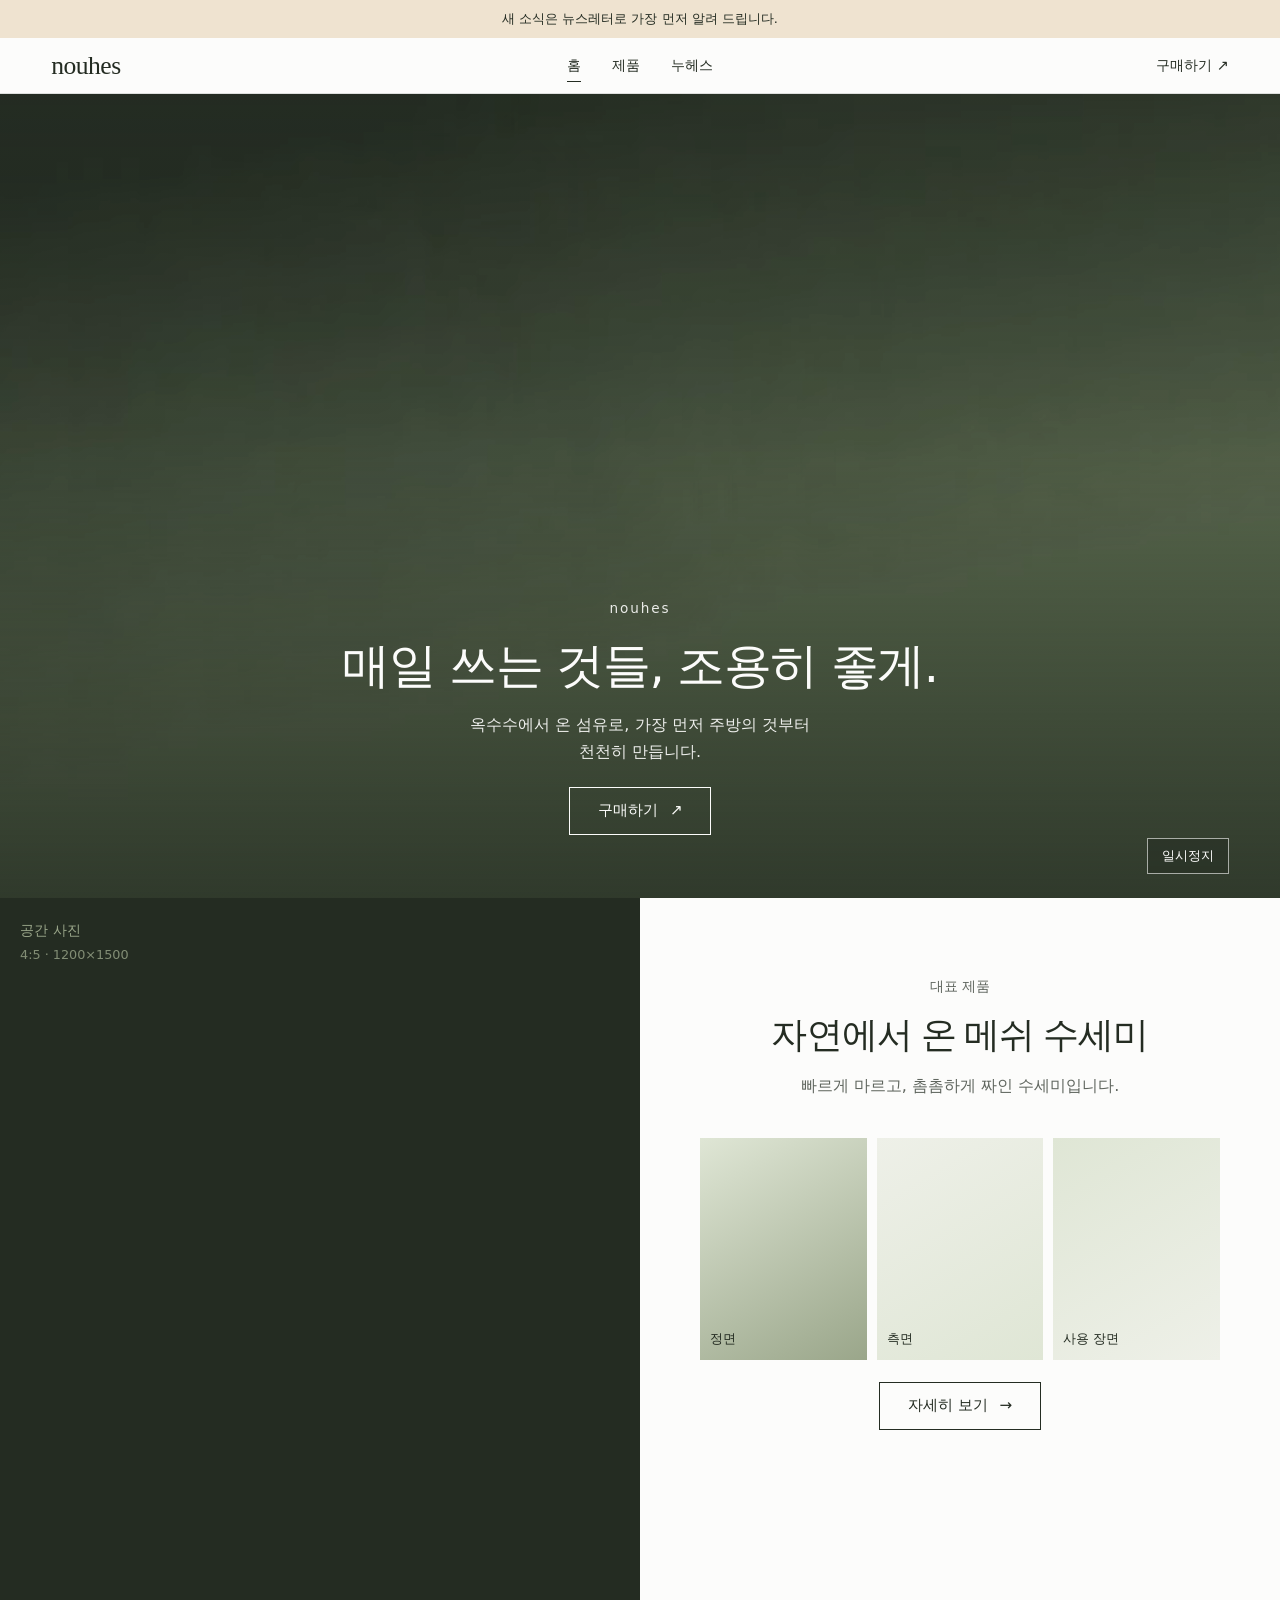
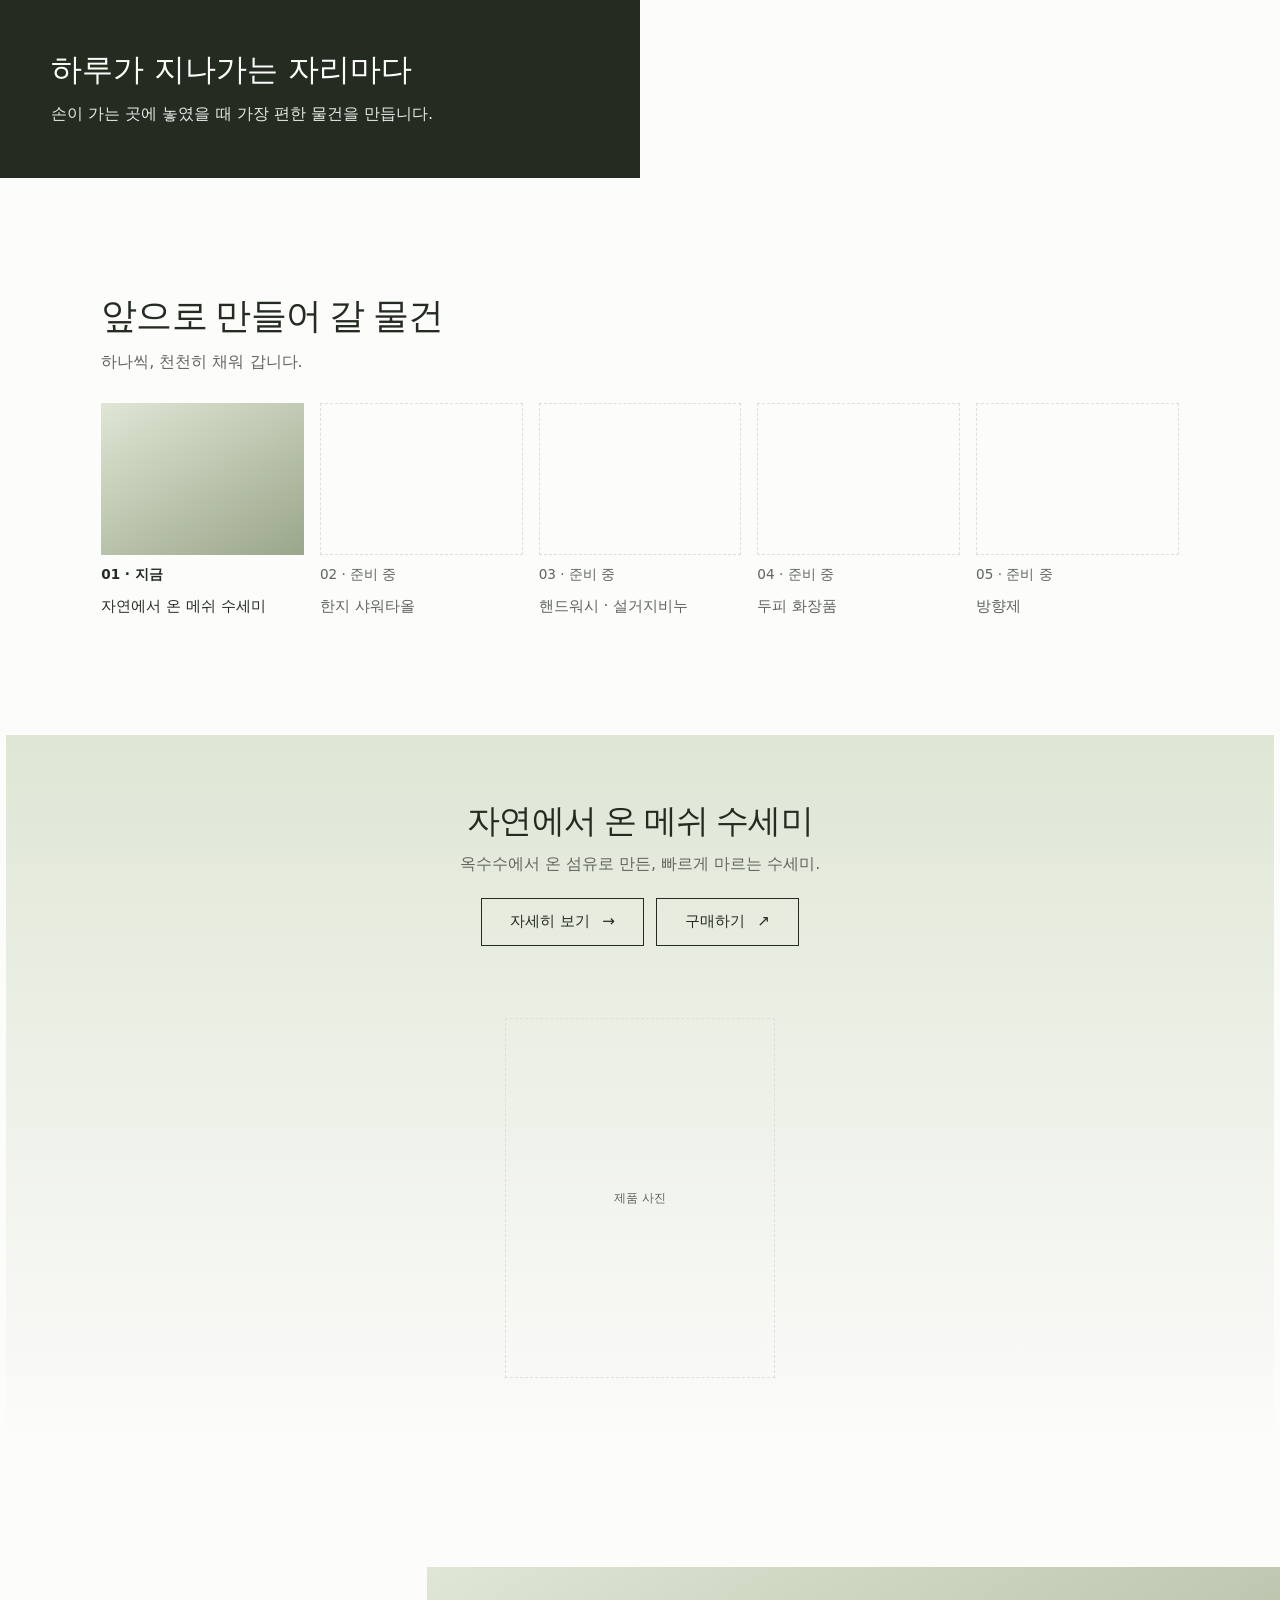
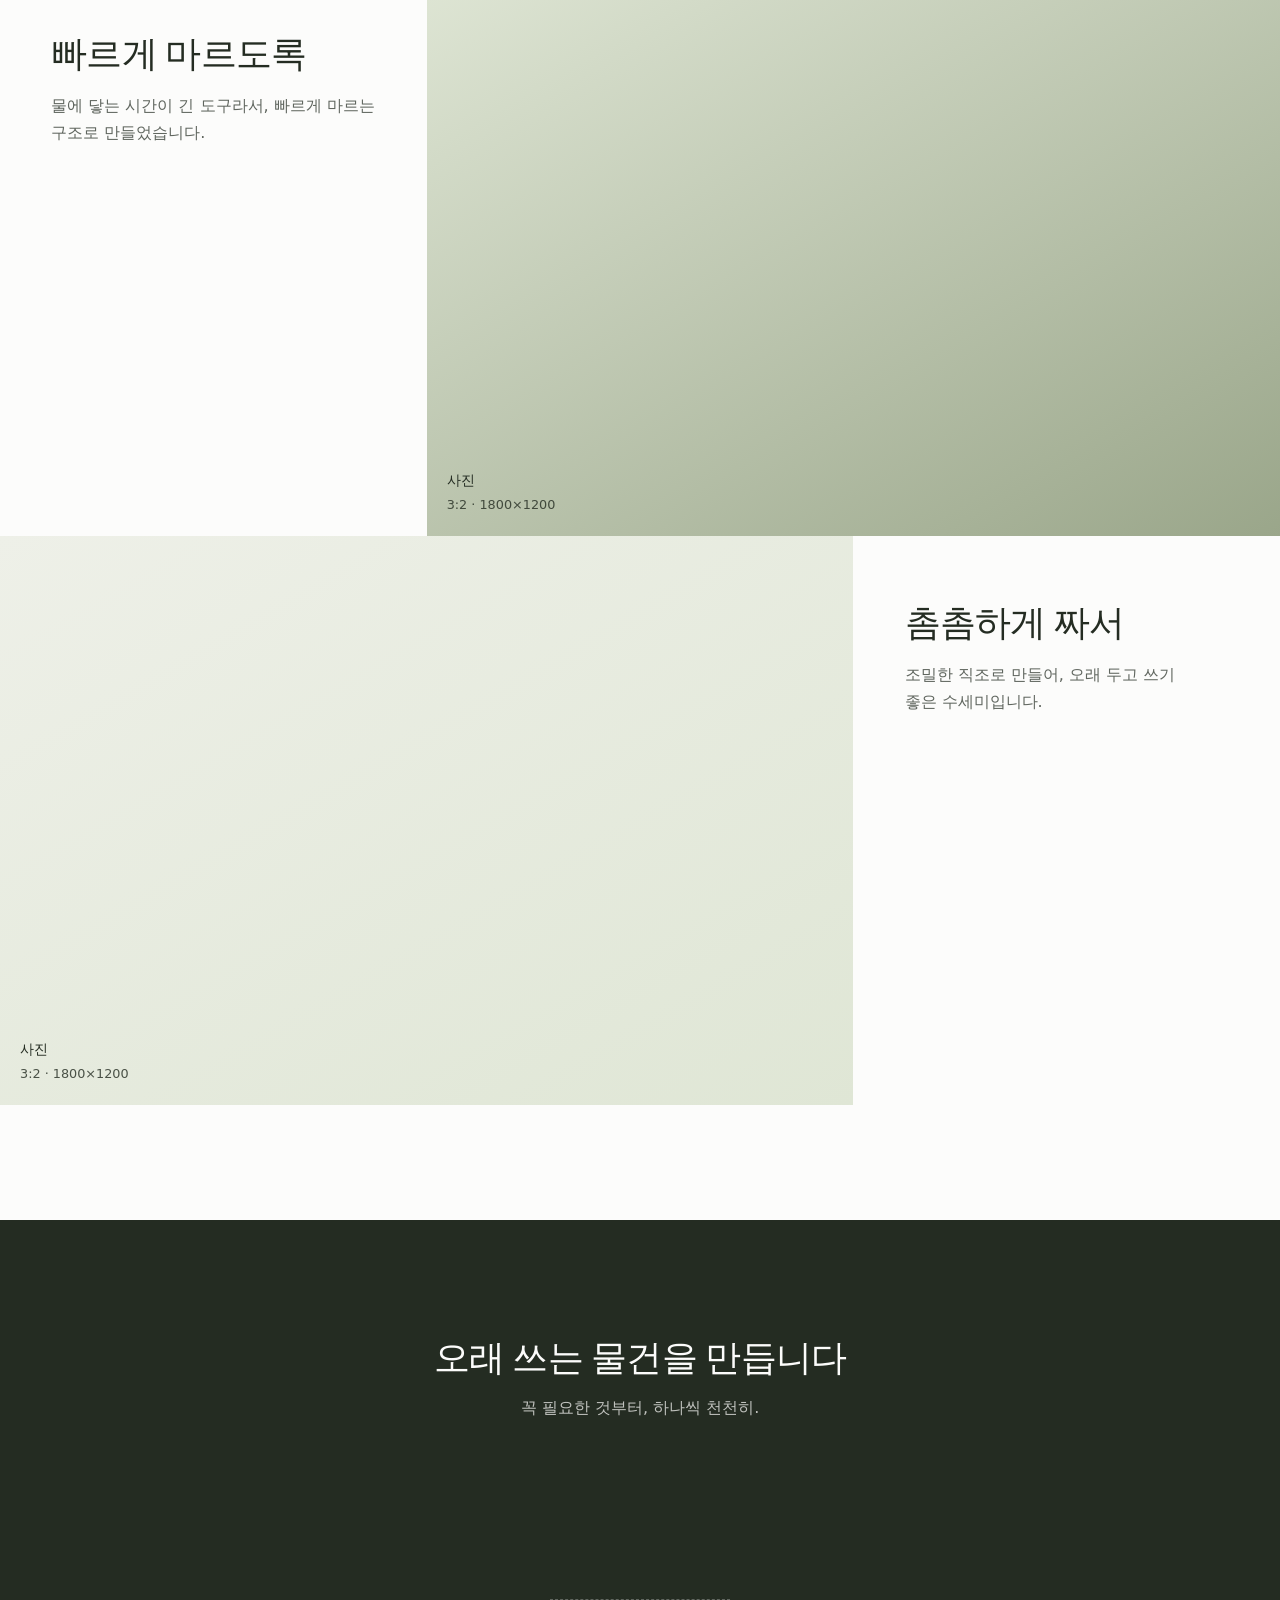
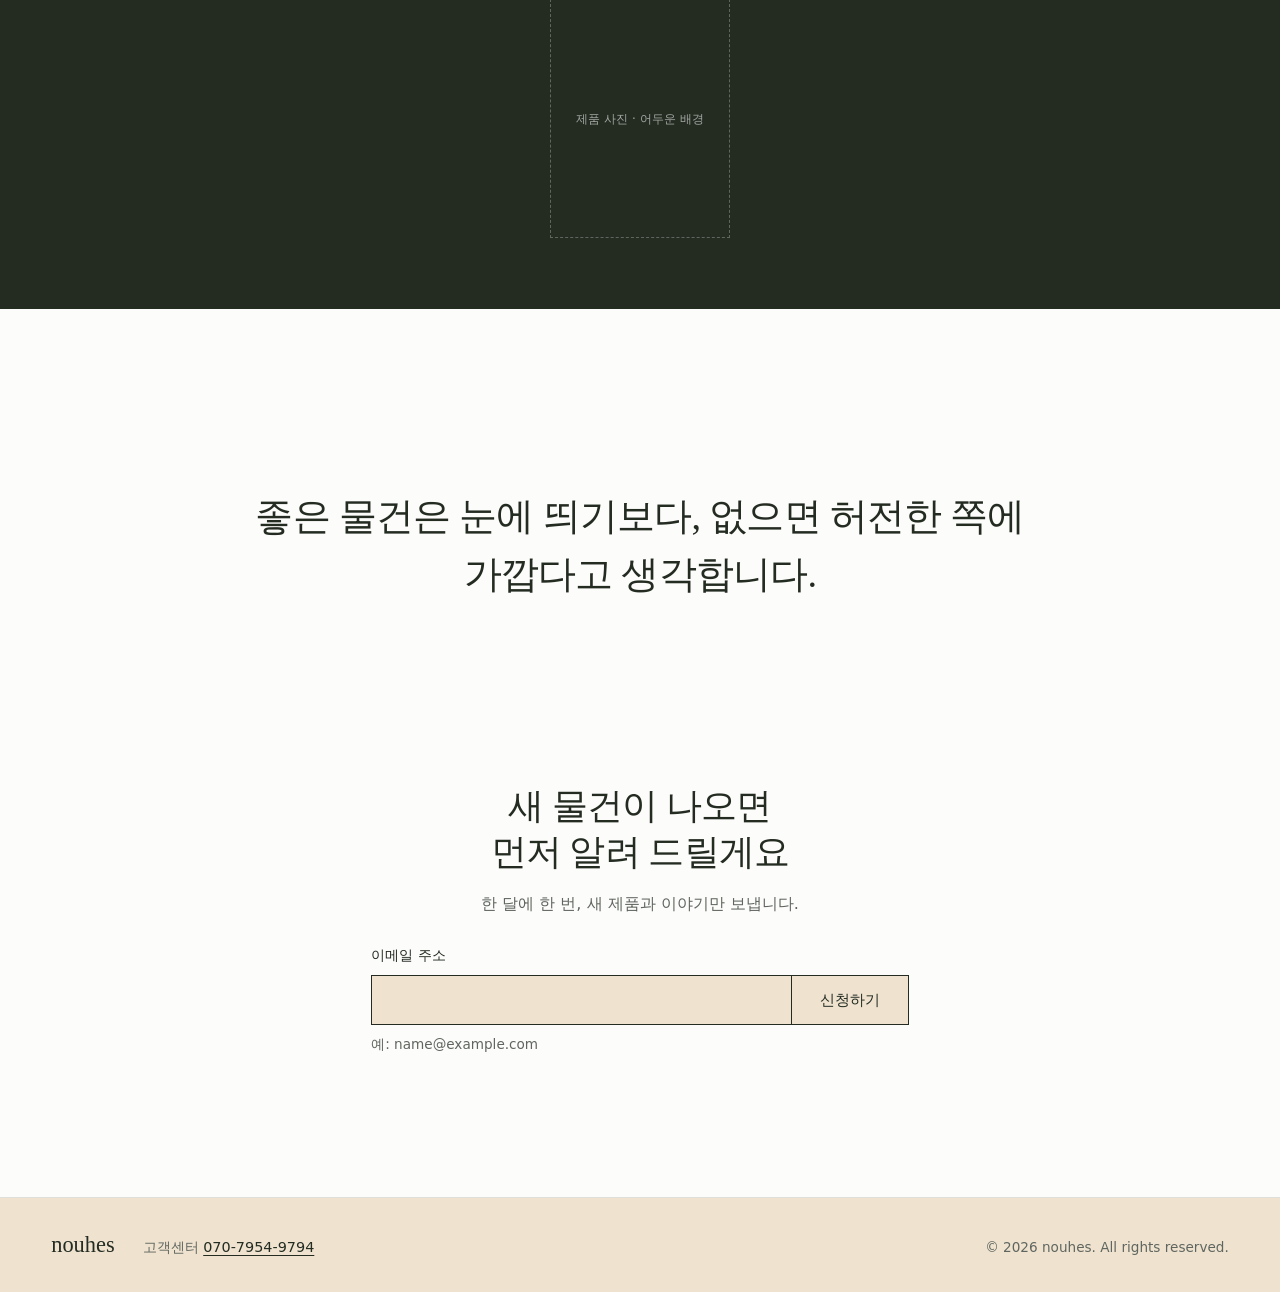
<file: index.html>
<!doctype html>
<html lang="ko">
<head>
  <meta charset="utf-8">
  <meta name="viewport" content="width=device-width, initial-scale=1">
  <title>nouhes | 자연에서 온 메쉬 수세미</title>
  <meta name="description" content="누헤스는 옥수수에서 온 섬유로 메쉬 수세미를 만드는 브랜드입니다.">
  <link rel="icon" href="data:,">
  <link rel="stylesheet" href="style.css">
</head>
<body>

  <p class="notice light-zone">새 소식은 뉴스레터로 가장 먼저 알려 드립니다.</p>

  <header class="nav" id="top">
    <a class="nav__logo" href="index.html" aria-label="nouhes 홈">nouhes</a>
    <nav class="nav__links" aria-label="주요 메뉴">
      <a href="index.html" aria-current="page">홈</a>
      <a href="product.html">제품</a>
      <a href="about.html">누헤스</a>
    </nav>
    <a class="nav__side js-buy" href="index.html#news" target="_self">구매하기<span aria-hidden="true"> ↗</span></a>
  </header>

  <main>
    <!-- 1. HERO: 전체 화면 영상 (assets/hero.mp4 · hero.webm 을 실제 영상으로 교체) -->
    <section class="hero" aria-label="브랜드 소개 영상">
      <video class="hero__video" id="heroVideo" autoplay muted loop playsinline preload="metadata" poster="assets/hero-poster.jpg">
        <source src="assets/hero.webm" type="video/webm">
        <source src="assets/hero.mp4" type="video/mp4">
      </video>
      <div class="hero__shade" aria-hidden="true"></div>
      <div class="hero__copy">
        <p class="hero__label">nouhes</p>
        <h1>매일 쓰는 것들, 조용히 좋게.</h1>
        <p class="hero__sub">옥수수에서 온 섬유로, 가장 먼저 주방의 것부터 천천히 만듭니다.</p>
        <a class="btn btn--light js-buy" href="index.html#news">구매하기<span aria-hidden="true">↗</span></a>
      </div>
      <button class="hero__toggle" id="heroToggle" type="button" aria-label="영상 일시정지">일시정지</button>
    </section>

    <!-- 2. 좌우 반반: 공간 사진 + 대표 제품 한 개 (여러 각도) -->
    <section class="split" id="product">
      <!-- TODO: 공간 사진 (세로 4:5 이상, 1200x1500) -->
      <figure class="split__photo slot" role="img" aria-label="공간 사진 자리">
        <figcaption class="slot__cap">공간 사진<span>4:5 · 1200×1500</span></figcaption>
        <div class="split__over">
          <h2>하루가 지나가는 자리마다</h2>
          <p>손이 가는 곳에 놓였을 때 가장 편한 물건을 만듭니다.</p>
        </div>
      </figure>

      <div class="split__panel light-zone">
        <p class="label">대표 제품</p>
        <h2 class="serif">자연에서 온 메쉬 수세미</h2>
        <p class="split__lead">빠르게 마르고, 촘촘하게 짜인 수세미입니다.</p>

        <!-- TODO: 제품 사진 3장 (정면, 측면, 사용 장면 등 서로 다른 각도, 3:4, 900x1200) -->
        <ul class="angles" aria-label="제품 사진">
          <li class="slot slot--a"><span>정면</span></li>
          <li class="slot slot--b"><span>측면</span></li>
          <li class="slot slot--d"><span>사용 장면</span></li>
        </ul>
        <a class="btn btn--dark" href="product.html">자세히 보기<span aria-hidden="true">→</span></a>
      </div>
    </section>

    <!-- 3. 제품 로드맵: 첫 칸만 판매 중, 나머지는 준비 중 -->
    <section class="roadmap section" id="roadmap">
      <h2 class="serif">앞으로 만들어 갈 물건</h2>
      <p class="roadmap__sub">하나씩, 천천히 채워 갑니다.</p>
      <ol class="steps">
        <li>
          <a class="step step--on" href="product.html">
            <!-- TODO: 수세미 사진 (4:3, 900x675) -->
            <span class="step__img slot slot--a" aria-hidden="true"></span>
            <span class="step__no">01 · 지금</span>
            <span class="step__name">자연에서 온 메쉬 수세미</span>
          </a>
        </li>
        <li><div class="step step--off" aria-disabled="true"><span class="step__img" aria-hidden="true"></span><span class="step__no">02 · 준비 중</span><span class="step__name">한지 샤워타올</span></div></li>
        <li><div class="step step--off" aria-disabled="true"><span class="step__img" aria-hidden="true"></span><span class="step__no">03 · 준비 중</span><span class="step__name">핸드워시 · 설거지비누</span></div></li>
        <li><div class="step step--off" aria-disabled="true"><span class="step__img" aria-hidden="true"></span><span class="step__no">04 · 준비 중</span><span class="step__name">두피 화장품</span></div></li>
        <li><div class="step step--off" aria-disabled="true"><span class="step__img" aria-hidden="true"></span><span class="step__no">05 · 준비 중</span><span class="step__name">방향제</span></div></li>
      </ol>
    </section>

    <!-- 4. 제품 단독 소개: 큰 배경 속 작은 제품 -->
    <section class="tiles" aria-label="제품 소개">
      <!-- TODO: 제품 사진 (배경 위에 제품이 작게, 1600x1000) -->
      <article class="tile tile--1 light-zone">
        <h3 class="serif">자연에서 온 메쉬 수세미</h3>
        <p>옥수수에서 온 섬유로 만든, 빠르게 마르는 수세미.</p>
        <div class="tile__btns">
          <a class="btn btn--dark" href="product.html">자세히 보기<span aria-hidden="true">→</span></a>
          <a class="btn btn--dark js-buy" href="index.html#news">구매하기<span aria-hidden="true">↗</span></a>
        </div>
        <div class="tile__prod"><span>제품 사진</span></div>
      </article>
    </section>

    <!-- 5. 글과 사진이 번갈아 나오는 두 칸 (근거: 빠른 건조, 조밀한 직조) -->
    <!-- TODO(확인 필요): 소재·안전 관련 시험/인증 문구는 정확한 명칭과 성적서를 확인한 뒤 이 자리나 제품 페이지에 넣습니다. -->
    <section class="feature">
      <!-- TODO: 사진 2장 (3:2, 1800x1200) -->
      <div class="feature__row">
        <div class="feature__text">
          <h2 class="serif">빠르게 마르도록</h2>
          <p>물에 닿는 시간이 긴 도구라서, 빠르게 마르는 구조로 만들었습니다.</p>
        </div>
        <figure class="slot slot--wide" role="img" aria-label="사진 자리"><figcaption class="slot__cap">사진<span>3:2 · 1800×1200</span></figcaption></figure>
      </div>
      <div class="feature__row feature__row--flip">
        <div class="feature__text">
          <h2 class="serif">촘촘하게 짜서</h2>
          <p>조밀한 직조로 만들어, 오래 두고 쓰기 좋은 수세미입니다.</p>
        </div>
        <figure class="slot slot--wide slot--b" role="img" aria-label="사진 자리"><figcaption class="slot__cap">사진<span>3:2 · 1800×1200</span></figcaption></figure>
      </div>
    </section>

    <!-- 6. 어두운 전체 폭 모듈 -->
    <section class="dark" id="story">
      <h2 class="serif">오래 쓰는 물건을 만듭니다</h2>
      <p>꼭 필요한 것부터, 하나씩 천천히.</p>
      <div class="dark__prod"><span>제품 사진 · 어두운 배경</span></div>
    </section>

    <!-- 7. 읽을거리: 실제 글이 생길 때까지 숨김 (hidden 속성을 지우면 다시 보입니다) -->
    <section class="reading light-zone" hidden>
      <div class="section">
        <h2 class="serif">읽을거리</h2>
        <ul class="cards">
          <li><a href="#news"><div class="slot slot--a"></div><p class="cards__tag">분류</p><h3>글 제목</h3><p class="cards__meta">5분 읽기</p></a></li>
          <li><a href="#news"><div class="slot slot--d"></div><p class="cards__tag">분류</p><h3>글 제목</h3><p class="cards__meta">5분 읽기</p></a></li>
          <li><a href="#news"><div class="slot slot--c"></div><p class="cards__tag">분류</p><h3>글 제목</h3><p class="cards__meta">5분 읽기</p></a></li>
        </ul>
      </div>
    </section>

    <!-- 8. 한 문장 + 소식 받기 -->
    <section class="quote">
      <p class="serif">좋은 물건은 눈에 띄기보다, 없으면 허전한 쪽에 가깝다고 생각합니다.</p>
    </section>

    <section class="news" id="news">
      <h2 class="serif">새 물건이 나오면 먼저 알려 드릴게요</h2>
      <p class="news__sub">한 달에 한 번, 새 제품과 이야기만 보냅니다.</p>
      <form class="form" novalidate>
        <label for="email">이메일 주소</label>
        <div class="form__row light-zone">
          <input id="email" name="email" type="email" autocomplete="email" inputmode="email" aria-describedby="email-help email-error" required>
          <button class="btn btn--dark" type="submit">신청하기</button>
        </div>
        <p class="form__help" id="email-help">예: name@example.com</p>
        <p class="form__error" id="email-error" role="alert" hidden></p>
        <p class="form__ok" id="email-ok" role="status" hidden>신청이 접수되었습니다. 곧 소식 드릴게요.</p>
      </form>
    </section>
  </main>

  <footer class="footer light-zone">
    <div class="footer__main">
      <p class="footer__logo">nouhes</p>
      <p class="footer__info">고객센터 <a href="tel:07079549794">070-7954-9794</a></p>
      <!-- TODO: 카카오톡 채널 링크, 사업자 정보(상호, 대표자, 사업자등록번호, 통신판매업 신고번호, 주소, 이메일)를 받으면 여기에 추가합니다. -->
    </div>
    <p class="footer__copy">&copy; 2026 nouhes. All rights reserved.</p>
  </footer>

  <script src="main.js"></script>
</body>
</html>
</file>
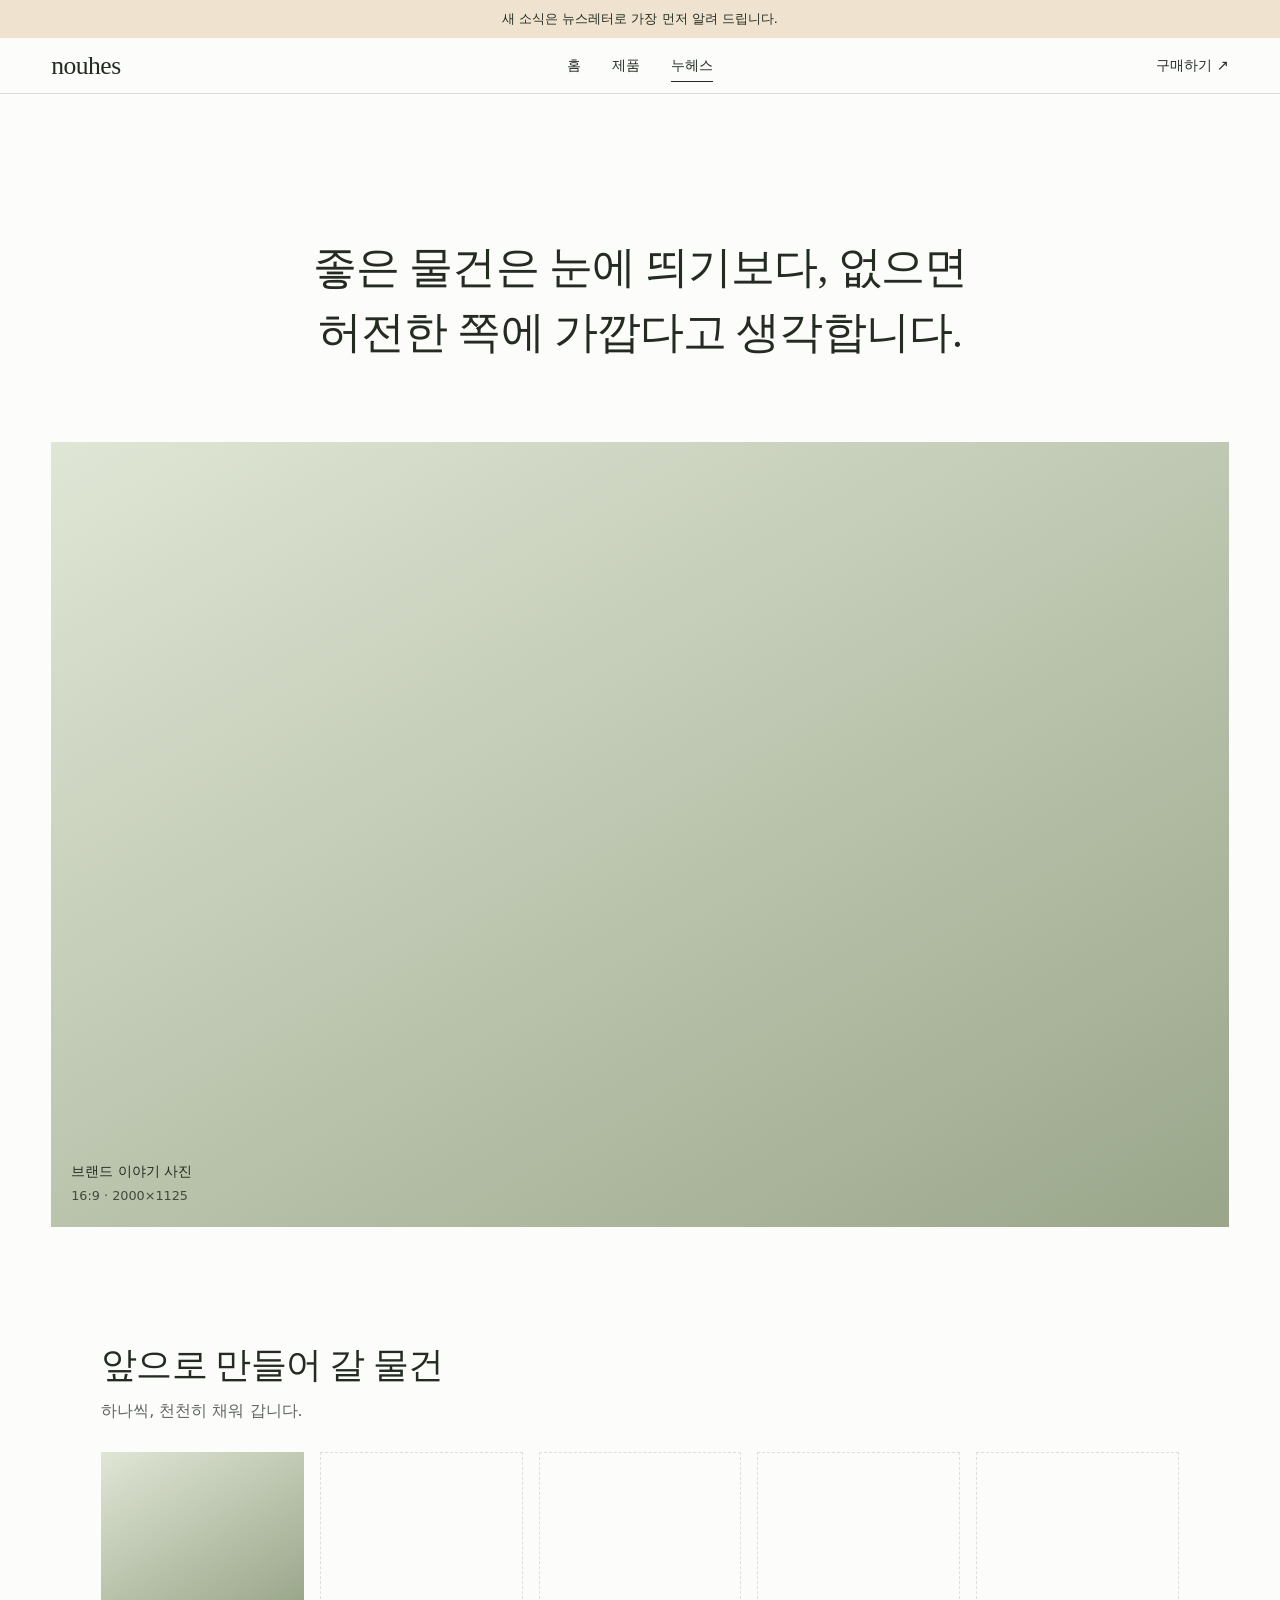
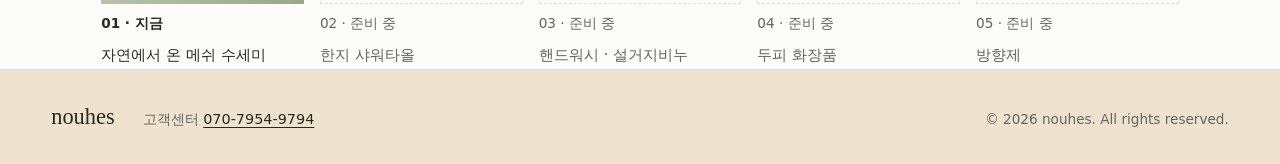
<file: about.html>
<!doctype html>
<html lang="ko">
<head>
  <meta charset="utf-8">
  <meta name="viewport" content="width=device-width, initial-scale=1">
  <title>누헤스 이야기 | nouhes</title>
  <meta name="description" content="누헤스는 매일 쓰는 물건을 하나씩, 천천히 만드는 브랜드입니다.">
  <link rel="icon" href="data:,">
  <link rel="stylesheet" href="style.css">
</head>
<body>

  <p class="notice light-zone">새 소식은 뉴스레터로 가장 먼저 알려 드립니다.</p>

  <header class="nav" id="top">
    <a class="nav__logo" href="index.html" aria-label="nouhes 홈">nouhes</a>
    <nav class="nav__links" aria-label="주요 메뉴">
      <a href="index.html">홈</a>
      <a href="product.html">제품</a>
      <a href="about.html" aria-current="page">누헤스</a>
    </nav>
    <a class="nav__side js-buy" href="index.html#news">구매하기<span aria-hidden="true"> ↗</span></a>
  </header>

  <main>
    <section class="story-hero">
      <h1 class="serif">좋은 물건은 눈에 띄기보다, 없으면 허전한 쪽에 가깝다고 생각합니다.</h1>
    </section>

    <!-- TODO: 브랜드 이야기 사진 (16:9, 2000x1125) -->
    <figure class="slot slot--wide about__photo" role="img" aria-label="브랜드 이야기 사진 자리"><figcaption class="slot__cap">브랜드 이야기 사진<span>16:9 · 2000×1125</span></figcaption></figure>

    <!-- TODO: 브랜드 이야기 본문(만든 계기, 소재를 고른 이유 등)은 확정된 글을 받으면 이 자리에 넣습니다. -->

    <section class="roadmap section">
      <h2 class="serif">앞으로 만들어 갈 물건</h2>
      <p class="roadmap__sub">하나씩, 천천히 채워 갑니다.</p>
      <ol class="steps">
        <li><a class="step step--on" href="product.html"><span class="step__img slot slot--a" aria-hidden="true"></span><span class="step__no">01 · 지금</span><span class="step__name">자연에서 온 메쉬 수세미</span></a></li>
        <li><div class="step step--off" aria-disabled="true"><span class="step__img" aria-hidden="true"></span><span class="step__no">02 · 준비 중</span><span class="step__name">한지 샤워타올</span></div></li>
        <li><div class="step step--off" aria-disabled="true"><span class="step__img" aria-hidden="true"></span><span class="step__no">03 · 준비 중</span><span class="step__name">핸드워시 · 설거지비누</span></div></li>
        <li><div class="step step--off" aria-disabled="true"><span class="step__img" aria-hidden="true"></span><span class="step__no">04 · 준비 중</span><span class="step__name">두피 화장품</span></div></li>
        <li><div class="step step--off" aria-disabled="true"><span class="step__img" aria-hidden="true"></span><span class="step__no">05 · 준비 중</span><span class="step__name">방향제</span></div></li>
      </ol>
    </section>
  </main>

  <footer class="footer light-zone">
    <div class="footer__main">
      <p class="footer__logo">nouhes</p>
      <p class="footer__info">고객센터 <a href="tel:07079549794">070-7954-9794</a></p>
      <!-- TODO: 카카오톡 채널 링크, 사업자 정보를 받으면 추가 -->
    </div>
    <p class="footer__copy">&copy; 2026 nouhes. All rights reserved.</p>
  </footer>

  <script src="main.js"></script>
</body>
</html>
</file>
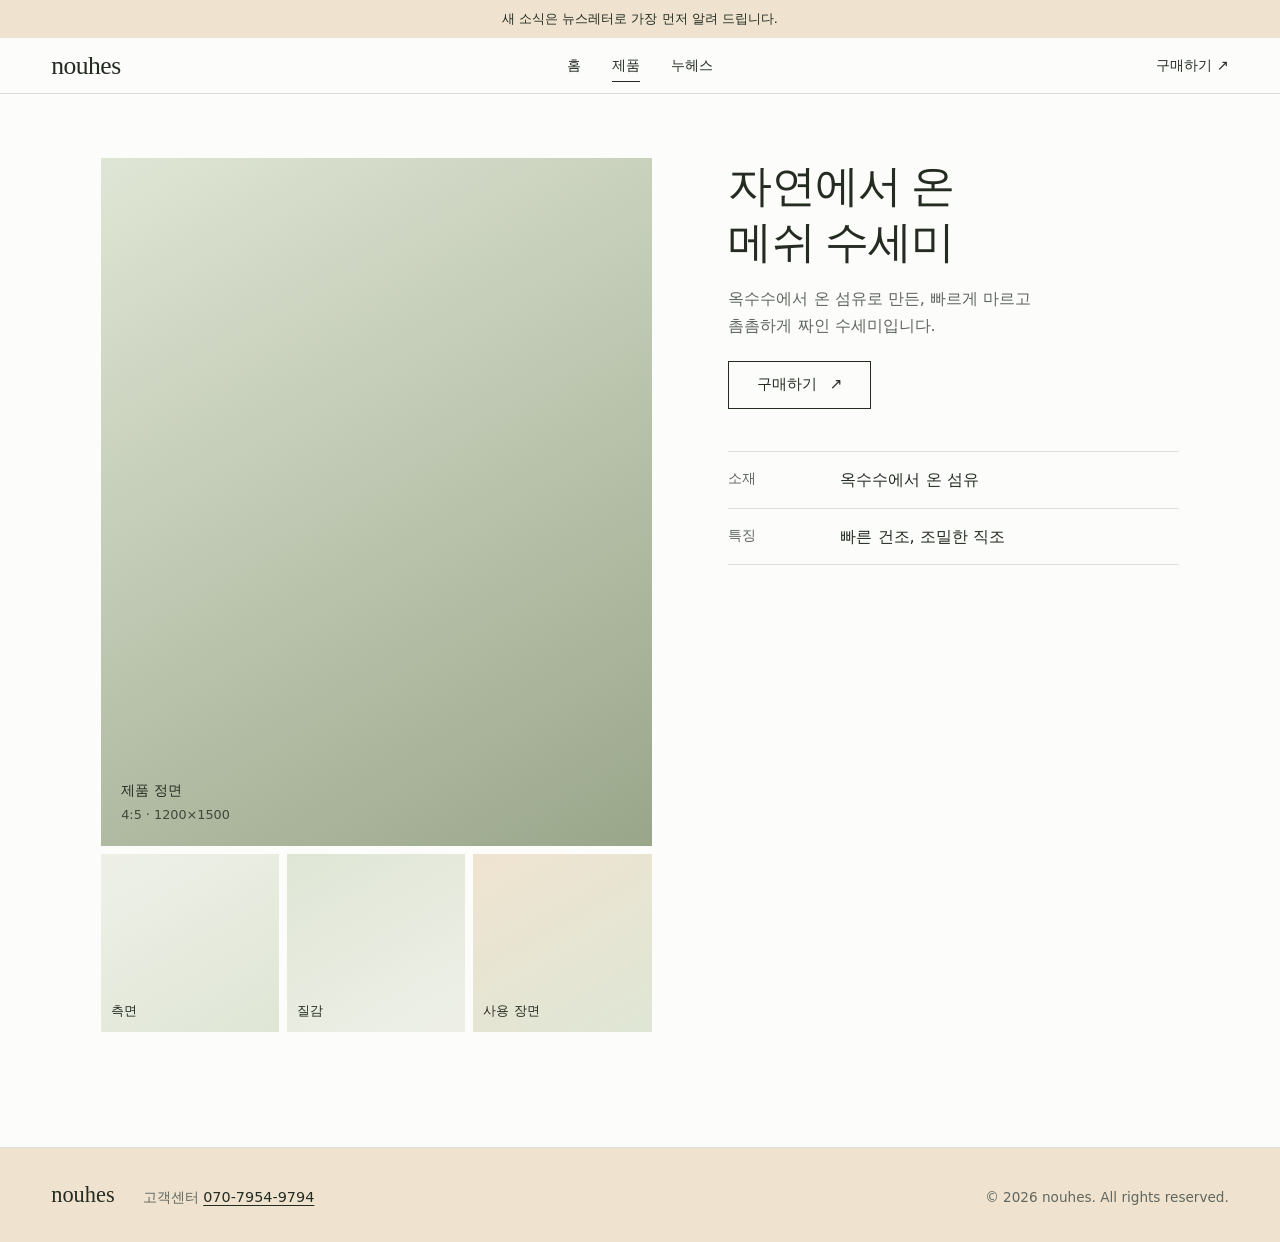
<file: product.html>
<!doctype html>
<html lang="ko">
<head>
  <meta charset="utf-8">
  <meta name="viewport" content="width=device-width, initial-scale=1">
  <title>자연에서 온 메쉬 수세미 | nouhes</title>
  <meta name="description" content="옥수수에서 온 섬유로 만든, 빠르게 마르고 촘촘하게 짜인 메쉬 수세미.">
  <link rel="icon" href="data:,">
  <link rel="stylesheet" href="style.css">
</head>
<body>

  <p class="notice light-zone">새 소식은 뉴스레터로 가장 먼저 알려 드립니다.</p>

  <header class="nav" id="top">
    <a class="nav__logo" href="index.html" aria-label="nouhes 홈">nouhes</a>
    <nav class="nav__links" aria-label="주요 메뉴">
      <a href="index.html">홈</a>
      <a href="product.html" aria-current="page">제품</a>
      <a href="about.html">누헤스</a>
    </nav>
    <a class="nav__side js-buy" href="index.html#news">구매하기<span aria-hidden="true"> ↗</span></a>
  </header>

  <main>
    <!-- 제품 상단: 사진(여러 각도) + 이름 + 구매 -->
    <section class="pdp">
      <!-- TODO: 제품 사진 (정면 큰 사진 4:5 + 다른 각도 작은 사진 3장) -->
      <div class="pdp__gallery">
        <figure class="slot slot--a pdp__main" role="img" aria-label="제품 정면 사진 자리"><figcaption class="slot__cap">제품 정면<span>4:5 · 1200×1500</span></figcaption></figure>
        <ul class="pdp__thumbs" aria-label="다른 각도 사진">
          <li class="slot slot--b"><span>측면</span></li>
          <li class="slot slot--d"><span>질감</span></li>
          <li class="slot slot--e"><span>사용 장면</span></li>
        </ul>
      </div>

      <div class="pdp__info">
        <h1 class="serif">자연에서 온 메쉬 수세미</h1>
        <p class="pdp__lead">옥수수에서 온 섬유로 만든, 빠르게 마르고 촘촘하게 짜인 수세미입니다.</p>
        <a class="btn btn--dark js-buy" href="index.html#news">구매하기<span aria-hidden="true">↗</span></a>

        <dl class="spec">
          <div><dt>소재</dt><dd>옥수수에서 온 섬유</dd></div>
          <div><dt>특징</dt><dd>빠른 건조, 조밀한 직조</dd></div>
          <!-- TODO: 크기, 색상, 구성, 제조국 등 확정되면 한 줄씩 추가 (<div><dt>크기</dt><dd>값</dd></div>) -->
        </dl>
      </div>
    </section>

    <!-- TODO(확인 필요): 아래 두 구역은 실제 내용이 확정되면 hidden 속성을 지워 보이게 합니다. -->
    <section class="doc section" hidden>
      <h2 class="serif">시험 · 인증</h2>
      <!-- 인증/시험 기관명, 항목, 성적서 번호를 확인한 뒤 작성 -->
      <p>내용 입력 예정</p>
    </section>

    <section class="doc section" hidden>
      <h2 class="serif">사용법</h2>
      <!-- 사용 방법과 관리 방법을 확정한 뒤 작성 -->
      <p>내용 입력 예정</p>
    </section>
  </main>

  <footer class="footer light-zone">
    <div class="footer__main">
      <p class="footer__logo">nouhes</p>
      <p class="footer__info">고객센터 <a href="tel:07079549794">070-7954-9794</a></p>
      <!-- TODO: 카카오톡 채널 링크, 사업자 정보를 받으면 추가 -->
    </div>
    <p class="footer__copy">&copy; 2026 nouhes. All rights reserved.</p>
  </footer>

  <script src="main.js"></script>
</body>
</html>
</file>
<file: style.css>
/* nouhes 메인 페이지 (3차 디자인)
   색: 흰 바탕 + 숲 먹색 + 세이지(연한 세이지, 띠 포함) 다섯 가지만 사용. 노랑·크래프트는 사진에서만 등장
   구성: 에이솝식 모듈(전체 폭 영상, 좌우 반반, 글/사진 번갈아) + 애플식 큰 배경 속 작은 제품
   모서리: 어디에도 둥근 모서리를 쓰지 않습니다 (직각 + 1px 테두리 버튼)
   글꼴: 제목은 얇은 명조(세리프), 나머지는 고딕. 기기에 설치된 글꼴을 순서대로 사용합니다. */

:root {
  /* 사용하는 색: 다섯 가지 + 얇고 작은 칸용 연한 크래프트 */
  --bg: #fcfcfb;        /* 바탕 */
  --band: #eef0e8;      /* 띠 */
  --ink: #242c22;       /* 먹색, 어두운 칸 */
  --sage: #9aa68a;      /* 세이지 */
  --sage-soft: #dfe6d5; /* 연한 세이지 */
  --kraft-soft: #efe3d0; /* 연한 크래프트: 얇거나 작은 칸에만 */
  /* 아래는 위 다섯 색에서 파생 (새 색이 아님) */
  --soft: color-mix(in srgb, var(--ink) 72%, var(--bg));
  --line: color-mix(in srgb, var(--ink) 14%, var(--bg));
  --dark: var(--ink);
  --dark-ink: var(--bg);
  --t-a: var(--sage-soft);
  --t-b: var(--band);
  --t-c: var(--sage);
  --t-d: var(--sage-soft);
  --t-e: var(--kraft-soft);

  --ease: cubic-bezier(0.23, 1, 0.32, 1);
  --sans: "Pretendard Variable", Pretendard, "Apple SD Gothic Neo", "Noto Sans KR", "Malgun Gothic", system-ui, sans-serif;
  --serif: "Bodoni Moda", "Playfair Display", "Didot", "Bodoni 72", "Bodoni MT", "Noto Serif KR", "Nanum Myeongjo", "Batang", "Times New Roman", serif;
  --pad: clamp(20px, 4vw, 56px);
}

@media (prefers-color-scheme: dark) {
  :root {
    /* 같은 색을 밤 모드용으로. 너무 어둡지 않게 한 단계 올린 숲 초록 */
    --bg: #1f271e;
    --band: #2a3529;
    --ink: #eef0e8;
    --sage: #9aa68a;
    --sage-soft: #323f30;
    --dark: #151b14;
    --dark-ink: #eef0e8;
    --t-c: #4a5842;
  }
}

/* 밝은 면: 밤 모드에서도 흰 바탕으로 남겨 두는 구역 (낮 모드에서는 아무 변화 없음) */
.light-zone {
  --bg: #fcfcfb;
  --band: #eef0e8;
  --ink: #242c22;
  --sage-soft: #dfe6d5;
  --soft: color-mix(in srgb, var(--ink) 72%, var(--bg));
  --line: color-mix(in srgb, var(--ink) 14%, var(--bg));
  --t-a: #dfe6d5; --t-b: #eef0e8; --t-c: #9aa68a; --t-d: #dfe6d5; --t-e: #efe3d0;
  color: var(--ink);
}

*, *::before, *::after { box-sizing: border-box; }
[hidden] { display: none !important; }
html { scroll-behavior: smooth; scroll-padding-top: 110px; }
body {
  margin: 0; background: var(--bg); color: var(--ink);
  font-family: var(--sans); font-size: 16px; line-height: 1.7;
  word-break: keep-all; -webkit-font-smoothing: antialiased; overflow-x: clip;
}
h1, h2, h3, p, ul, ol, figure { margin: 0; padding: 0; }
ul, ol { list-style: none; }
a { color: inherit; text-decoration: none; }
:focus-visible { outline: 2px solid currentColor; outline-offset: 3px; }
p { text-wrap: pretty; }
h1, h2, h3 { text-wrap: balance; font-weight: 500; line-height: 1.3; }
.serif { font-family: var(--serif); font-weight: 300; letter-spacing: -0.02em; }
h2.serif { font-size: clamp(1.7rem, 2.8vw, 2.4rem); }
.label { font-size: 0.85rem; color: var(--soft); }
.label--light { color: color-mix(in srgb, var(--dark-ink) 70%, var(--dark)); }
.section { max-width: 1180px; margin-inline: auto; padding-inline: var(--pad); }

/* 버튼: 직각 + 1px 테두리 */
.btn {
  display: inline-flex; align-items: center; justify-content: center; gap: 12px;
  min-height: 48px; padding: 0 28px; border: 1px solid currentColor; background: transparent;
  font: inherit; font-size: 0.95rem; white-space: nowrap; cursor: pointer; color: var(--ink);
  transition: background-color 200ms var(--ease), color 200ms var(--ease), transform 160ms var(--ease);
}
.btn:active { transform: scale(0.98); }
.btn--light { color: #fcfcfb; }
@media (hover: hover) {
  .btn--dark:hover { background: var(--ink); color: var(--bg); }
  .btn--light:hover { background: var(--bg); color: var(--ink); }
}

/* 안내 띠와 메뉴 */
.notice { background: var(--kraft-soft); color: var(--ink); text-align: center; font-size: 0.8rem; padding: 10px var(--pad); line-height: 1.4; }
.nav {
  position: sticky; top: 0; z-index: 20;
  display: grid; grid-template-columns: 1fr auto 1fr; align-items: center; gap: 16px;
  height: 56px; padding: 0 var(--pad);
  background: var(--bg); border-bottom: 1px solid var(--line);
}
.nav__logo { font-family: var(--serif); font-size: 1.6rem; font-weight: 400; letter-spacing: -0.02em; justify-self: start; }
.nav__links { display: flex; gap: clamp(14px, 2.4vw, 32px); font-size: 0.9rem; white-space: nowrap; }
.nav__links a, .nav__side { position: relative; }
.nav__links a[aria-current="page"]::after { transform: scaleX(1); }
.nav__side { justify-self: end; font-size: 0.9rem; }
.nav__links a::after, .nav__side::after {
  content: ""; position: absolute; left: 0; right: 0; bottom: -4px; height: 1px; background: currentColor;
  transform: scaleX(0); transform-origin: left; transition: transform 220ms var(--ease);
}
@media (hover: hover) { .nav__links a:hover::after, .nav__side:hover::after { transform: scaleX(1); } }
@media (max-width: 820px) {
  .nav { height: auto; grid-template-columns: 1fr auto; padding-block: 10px; row-gap: 8px; }
  .nav__links { grid-column: 1 / -1; grid-row: 2; overflow-x: auto; scrollbar-width: none; padding-bottom: 4px; }
}

/* 사진 자리 */
.slot {
  position: relative; background: linear-gradient(150deg, var(--t-a), var(--t-c));
  display: flex; align-items: flex-end; overflow: hidden;
}
.slot--b { background: linear-gradient(150deg, var(--t-b), var(--t-d)); }
.slot--c { background: linear-gradient(150deg, var(--t-c), var(--t-e)); }
.slot--d { background: linear-gradient(150deg, var(--t-d), var(--t-b)); }
.slot--e { background: linear-gradient(150deg, var(--t-e), var(--t-a)); }
.slot--wide { aspect-ratio: 3 / 2; }
.slot__cap { padding: 20px; font-size: 0.9rem; color: var(--ink); display: grid; gap: 2px; }
.slot__cap span { font-size: 0.8rem; opacity: 0.8; }

/* 1. 영상 첫 화면 */
.hero { position: relative; height: calc(100svh - 96px); min-height: 520px; max-height: 920px; overflow: hidden; background: var(--ink); color: #fcfcfb; }
.hero__video { position: absolute; inset: 0; width: 100%; height: 100%; object-fit: cover; }
.hero__shade { position: absolute; inset: 0; background: linear-gradient(to top, rgba(36, 44, 34, 0.78), rgba(36, 44, 34, 0.1) 55%, rgba(36, 44, 34, 0.3)); }
.hero__copy { position: absolute; left: 50%; bottom: clamp(36px, 7vh, 72px); translate: -50% 0; width: min(92%, 660px); text-align: center; display: grid; gap: 14px; justify-items: center; }
.hero__label { font-size: 0.85rem; letter-spacing: 0.14em; opacity: 0.9; }
.hero h1 { font-size: clamp(1.9rem, 3.8vw, 3rem); letter-spacing: -0.03em; }
.hero__sub { opacity: 0.92; max-width: 40ch; }
.hero__copy .btn { margin-top: 8px; }
.hero__toggle {
  position: absolute; right: var(--pad); bottom: 24px; min-height: 36px; padding: 0 14px;
  border: 1px solid rgba(252, 252, 251, 0.6); background: rgba(36, 44, 34, 0.5); color: #fcfcfb;
  font: inherit; font-size: 0.8rem; cursor: pointer; transition: background-color 200ms var(--ease);
}
@media (hover: hover) { .hero__toggle:hover { background: rgba(252, 252, 251, 0.2); } }
@media (max-width: 820px) { .hero { height: calc(100svh - 130px); } .hero__toggle { bottom: auto; top: 16px; } }

/* 2. 좌우 반반 */
.split { display: grid; grid-template-columns: 1fr 1fr; min-height: min(100svh, 880px); }
.split__photo { background: var(--dark); min-height: 560px; }
.split__photo .slot__cap { position: absolute; top: 0; left: 0; color: var(--sage); }
.split__over { position: relative; padding: clamp(24px, 4vw, 56px); color: #fcfcfb; display: grid; gap: 10px; max-width: 520px; }
.split__over h2 { font-size: clamp(1.5rem, 2.4vw, 2rem); }
.split__over p { opacity: 0.9; }
.split__panel { background: var(--bg); padding: clamp(48px, 6vw, 88px) clamp(20px, 3.5vw, 56px); display: grid; align-content: start; justify-items: center; text-align: center; gap: 14px; }
.split__lead { color: var(--soft); max-width: 36ch; }
.angles { width: 100%; max-width: 520px; display: grid; grid-template-columns: repeat(3, 1fr); gap: 10px; margin: 24px 0 8px; }
.angles li { aspect-ratio: 3 / 4; }
.angles span { padding: 10px; font-size: 0.8rem; color: var(--ink); }
.tile__prod span, .dark__prod span {
  display: grid; place-items: center; text-align: center; padding: 10px; font-size: 0.75rem; color: var(--soft);
  border: 1px dashed var(--line); width: 46%; aspect-ratio: 3 / 4;
}
@media (max-width: 900px) {
  .split { grid-template-columns: 1fr; }
  .split__photo { min-height: 62svh; }
}

/* 3. 제품 로드맵 */
.roadmap { padding-top: clamp(72px, 9vw, 120px); }
.roadmap__sub { color: var(--soft); margin-top: 8px; }
.steps { display: grid; grid-template-columns: repeat(5, 1fr); gap: 16px; margin-top: 28px; }
.step { display: grid; gap: 8px; align-content: start; }
.step__img { display: block; aspect-ratio: 4 / 3; }
.step--off .step__img { border: 1px dashed var(--line); }
.step__no { font-size: 0.85rem; color: var(--soft); }
.step--on .step__no { color: var(--ink); font-weight: 700; }
.step__name { font-size: 0.95rem; }
.step--off .step__name { color: var(--soft); }
.step--on .step__img { transition: opacity 200ms var(--ease); }
@media (hover: hover) { .step--on:hover .step__img { opacity: 0.82; } }
@media (max-width: 760px) {
  .steps { display: flex; overflow-x: auto; scroll-snap-type: x mandatory; gap: 12px; margin-right: calc(var(--pad) * -1); padding-right: var(--pad); scrollbar-width: none; }
  .steps li { flex: 0 0 62%; scroll-snap-align: start; }
}

/* 4. 큰 배경 속 작은 제품 (제품 단독 소개) */
.tiles { display: grid; grid-template-columns: 1fr; margin-top: clamp(72px, 9vw, 120px); padding-inline: 6px; }
.tile {
  min-height: clamp(520px, 56vw, 720px); padding: clamp(40px, 5vw, 64px) 20px 0;
  display: flex; flex-direction: column; align-items: center; text-align: center; gap: 8px;
  background: linear-gradient(180deg, var(--t-a), var(--bg));
}
.tile h3 { font-size: clamp(1.6rem, 2.6vw, 2.2rem); }
.tile p { color: var(--soft); }
.tile__btns { display: flex; gap: 12px; flex-wrap: wrap; justify-content: center; margin-top: 12px; }
.tile__prod { margin-top: auto; width: 100%; display: grid; place-items: end center; padding-bottom: 6%; min-height: 40%; }
.tile__prod span { width: 22%; min-width: 96px; }

/* 5. 글/사진 번갈아 */
.feature { margin-top: clamp(72px, 9vw, 120px); display: grid; gap: 0; }
.feature__row { display: grid; grid-template-columns: minmax(280px, 1fr) 2fr; align-items: start; }
.feature__row--flip { grid-template-columns: 2fr minmax(280px, 1fr); }
.feature__row--flip .slot { order: -1; }
.feature__text { padding: clamp(32px, 5vw, 72px) clamp(24px, 4vw, 64px); display: grid; gap: 14px; justify-items: start; }
.feature__text p:not(.label) { color: var(--soft); max-width: 34ch; }
.feature__text .btn { margin-top: 10px; }
@media (max-width: 820px) {
  .feature__row, .feature__row--flip { grid-template-columns: 1fr; }
  .feature__row--flip .slot { order: 0; }
  .feature__row .slot { order: -1; }
}

/* 6. 어두운 전체 폭 */
.dark { margin-top: clamp(72px, 9vw, 120px); background: var(--dark); color: var(--dark-ink); text-align: center; padding: clamp(72px, 9vw, 120px) var(--pad) 0; display: grid; gap: 12px; justify-items: center; }
.dark p:not(.label) { color: color-mix(in srgb, var(--dark-ink) 72%, var(--dark)); max-width: 40ch; }
.dark__prod { margin-top: 56px; height: clamp(260px, 36vw, 420px); width: 100%; display: grid; place-items: end center; padding-bottom: 6%; }
.dark__prod span { border-color: color-mix(in srgb, var(--dark-ink) 28%, var(--dark)); color: color-mix(in srgb, var(--dark-ink) 58%, var(--dark)); width: clamp(110px, 14vw, 180px); }

/* 7. 읽을거리 */
.reading { background: var(--band); padding: clamp(56px, 7vw, 96px) 0; }
.cards { display: grid; grid-template-columns: repeat(3, 1fr); gap: clamp(16px, 2.4vw, 32px); margin-top: 28px; }
.cards .slot { aspect-ratio: 3 / 2; transition: opacity 200ms var(--ease); }
.cards__tag { font-size: 0.85rem; margin-top: 16px; }
.cards h3 { font-size: 1.05rem; margin-top: 8px; }
.cards__meta { color: var(--soft); font-size: 0.85rem; margin-top: 8px; }
@media (hover: hover) { .cards a:hover .slot { opacity: 0.82; } }
@media (max-width: 760px) { .cards { grid-template-columns: 1fr; } }

/* 8. 문장, 소식 */
.quote { padding: clamp(96px, 14vw, 180px) var(--pad); text-align: center; }
.quote p { font-size: clamp(1.5rem, 3vw, 2.5rem); max-width: 24em; margin-inline: auto; line-height: 1.5; }
.news { max-width: 640px; margin-inline: auto; padding: 0 var(--pad) clamp(88px, 11vw, 140px); display: grid; gap: 14px; justify-items: center; text-align: center; }
.news__sub { color: var(--soft); }
.form { width: 100%; display: grid; gap: 8px; margin-top: 12px; text-align: left; }
.form label { font-size: 0.9rem; }
.form__row { display: flex; background: var(--kraft-soft); border: 1px solid var(--ink); transition: border-color 200ms var(--ease); }
.form input { flex: 1; min-width: 0; min-height: 48px; padding: 0 16px; border: 0; background: transparent; color: var(--ink); font: inherit; outline: none; }
.form__row .btn { border: 0; border-left: 1px solid var(--ink); }
.form__row:focus-within { outline: 2px solid currentColor; outline-offset: 2px; }
.form__help { color: var(--soft); font-size: 0.85rem; }
.form__error { color: #b3401c; font-size: 0.9rem; font-weight: 600; }
.form__ok { font-weight: 600; }
.form__row:has(input[aria-invalid="true"]) { border-color: #b3401c; }
@media (prefers-color-scheme: dark) { .form__error { color: #ee8a62; } .form__row:has(input[aria-invalid="true"]) { border-color: #ee8a62; } }
@media (max-width: 480px) { .form__row { flex-direction: column; } .form__row .btn { border-left: 0; border-top: 1px solid var(--ink); } }

.footer { background: var(--kraft-soft); display: flex; justify-content: space-between; align-items: baseline; flex-wrap: wrap; gap: 12px 24px; padding: 28px var(--pad); border-top: 1px solid var(--line); }
.footer__main { display: flex; align-items: baseline; flex-wrap: wrap; gap: 8px 28px; }
.footer__logo { font-family: var(--serif); font-size: 1.4rem; }
.footer__info { font-size: 0.9rem; color: var(--soft); }
.footer__info a { color: var(--ink); text-decoration: underline; text-underline-offset: 3px; }
.footer__copy { color: var(--soft); font-size: 0.85rem; }

/* 제품 / 누헤스 페이지 */
.pdp { max-width: 1180px; margin-inline: auto; padding: clamp(32px, 5vw, 64px) var(--pad) clamp(72px, 9vw, 120px); display: grid; grid-template-columns: 1.1fr 0.9fr; gap: clamp(32px, 6vw, 96px); align-items: start; }
.pdp__main { aspect-ratio: 4 / 5; }
.pdp__thumbs { display: grid; grid-template-columns: repeat(3, 1fr); gap: 8px; margin-top: 8px; }
.pdp__thumbs li { aspect-ratio: 1; padding: 10px; font-size: 0.8rem; color: var(--ink); display: flex; align-items: flex-end; }
.pdp__info { display: grid; gap: 14px; justify-items: start; position: sticky; top: 96px; }
.pdp__info h1 { font-size: clamp(1.9rem, 3.4vw, 2.8rem); }
.pdp__lead { color: var(--soft); max-width: 34ch; margin-bottom: 8px; }
.spec { width: 100%; margin: 28px 0 0; border-bottom: 1px solid var(--line); }
.spec > div { display: grid; grid-template-columns: 96px 1fr; gap: 16px; padding: 14px 0; border-top: 1px solid var(--line); }
.spec dt { color: var(--soft); font-size: 0.9rem; }
.spec dd { margin: 0; }
.doc { padding-bottom: clamp(56px, 7vw, 96px); display: grid; gap: 12px; }
.story-hero { padding: clamp(72px, 11vw, 150px) var(--pad) clamp(48px, 6vw, 80px); text-align: center; }
.story-hero h1 { font-size: clamp(1.6rem, 3.4vw, 2.8rem); max-width: 22em; margin-inline: auto; line-height: 1.5; }
.about__photo { width: min(calc(100% - var(--pad) * 2), 1180px); margin-inline: auto; }
@media (max-width: 820px) {
  .pdp { grid-template-columns: 1fr; }
  .pdp__info { position: static; }
}

/* 스크롤 등장 (자바스크립트가 켜졌을 때만) */
.js .reveal { opacity: 0; transform: translateY(14px); transition: opacity 600ms var(--ease), transform 600ms var(--ease); }
.js .reveal.is-in { opacity: 1; transform: none; }

@media (prefers-reduced-motion: reduce) {
  html { scroll-behavior: auto; }
  .js .reveal { opacity: 1; transform: none; transition: none; }
  .btn, .nav__links a::after, .nav__side::after { transition: none; }
}
</file>
